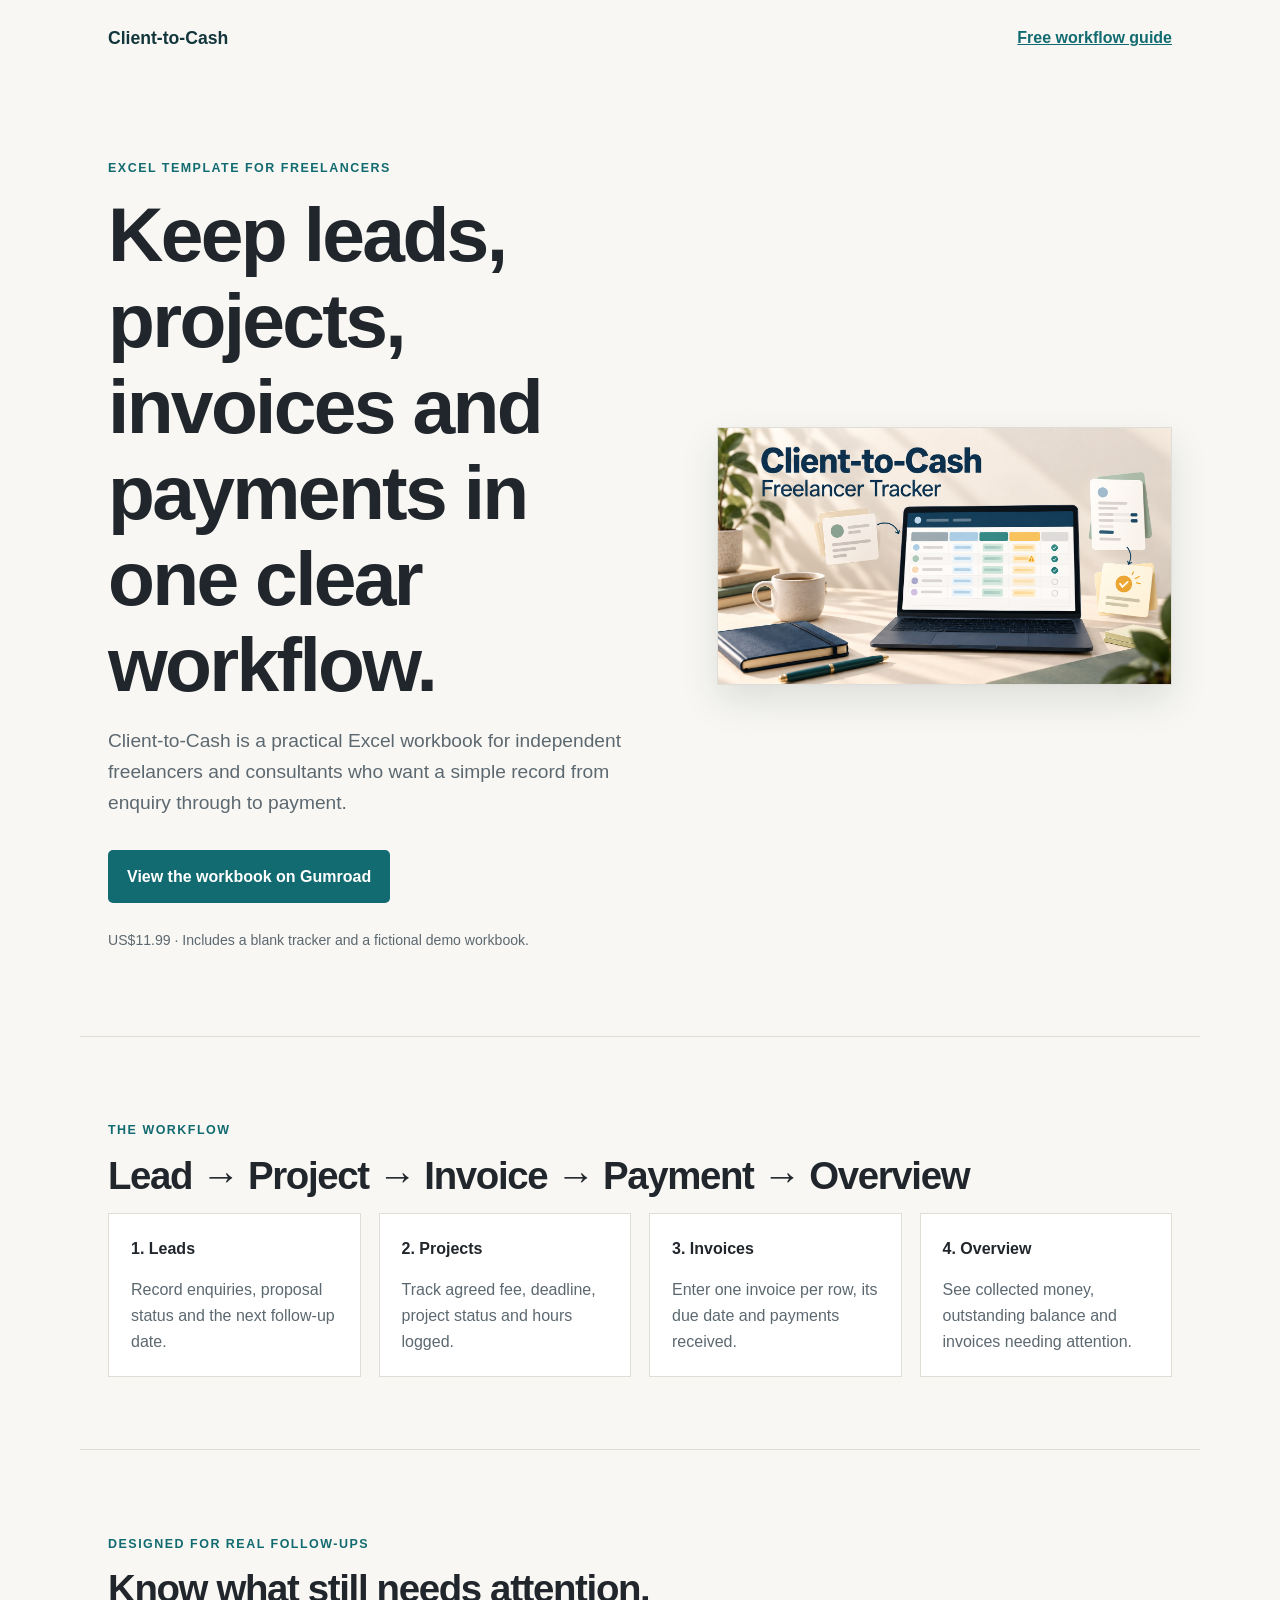
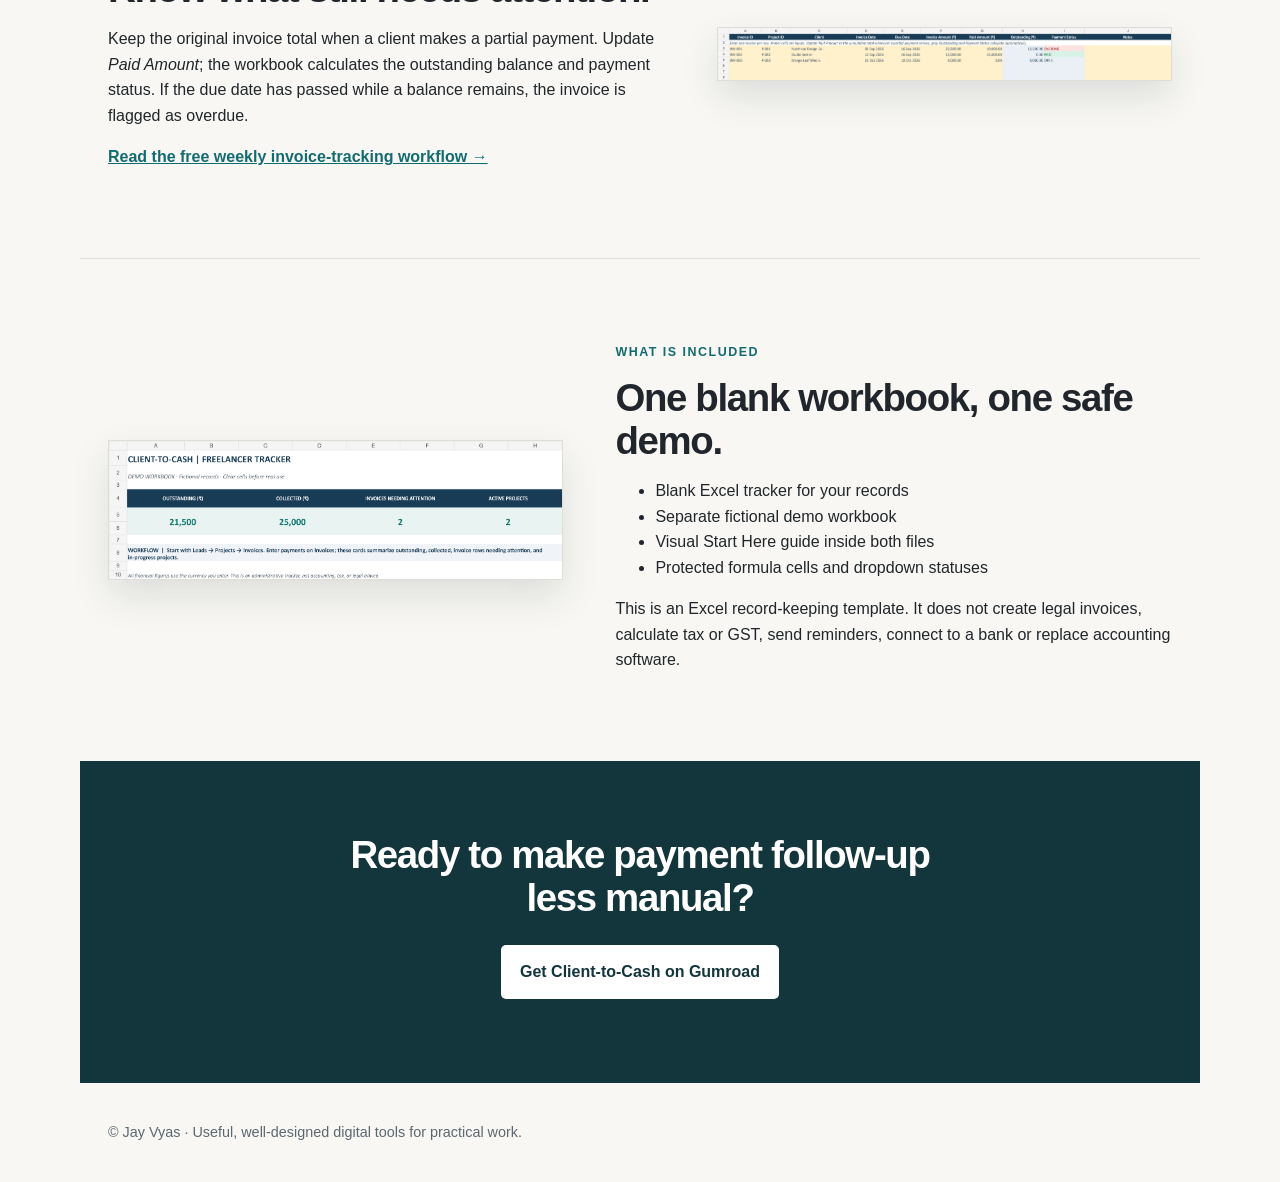
<file: index.html>
<!doctype html>
<html lang="en">
<head>
  <meta charset="utf-8">
  <meta name="viewport" content="width=device-width,initial-scale=1">
  <meta name="description" content="A practical Excel tracker for freelancers who need to follow leads, projects, invoices, partial payments and overdue balances in one place.">
  <meta name="robots" content="index,follow">
  <title>Client-to-Cash | Freelance client and invoice tracker</title>
  <link rel="canonical" href="https://jv122.github.io/client-to-cash-site/">
  <link rel="stylesheet" href="assets/site.css">
</head>
<body>
  <header class="site-header"><a class="brand" href="index.html">Client-to-Cash</a><a class="text-link" href="guide.html">Free workflow guide</a></header>
  <main>
    <section class="hero">
      <div><p class="eyebrow">EXCEL TEMPLATE FOR FREELANCERS</p><h1>Keep leads, projects, invoices and payments in one clear workflow.</h1><p class="lede">Client-to-Cash is a practical Excel workbook for independent freelancers and consultants who want a simple record from enquiry through to payment.</p><a class="button" href="https://jayvyas7.gumroad.com/l/client-to-cash-freelancer-tracker?utm_source=github_pages&utm_medium=organic_search&utm_campaign=client_to_cash_site&utm_content=site_cta">View the workbook on Gumroad</a><p class="fine-print">US$11.99 · Includes a blank tracker and a fictional demo workbook.</p></div>
      <img src="assets/client-to-cash-cover.png" alt="Client-to-Cash Freelance Client and Invoice Tracker workbook cover">
    </section>
    <section class="section"><p class="eyebrow">THE WORKFLOW</p><h2>Lead → Project → Invoice → Payment → Overview</h2><div class="steps"><article><b>1. Leads</b><p>Record enquiries, proposal status and the next follow-up date.</p></article><article><b>2. Projects</b><p>Track agreed fee, deadline, project status and hours logged.</p></article><article><b>3. Invoices</b><p>Enter one invoice per row, its due date and payments received.</p></article><article><b>4. Overview</b><p>See collected money, outstanding balance and invoices needing attention.</p></article></div></section>
    <section class="section split"><div><p class="eyebrow">DESIGNED FOR REAL FOLLOW-UPS</p><h2>Know what still needs attention.</h2><p>Keep the original invoice total when a client makes a partial payment. Update <em>Paid Amount</em>; the workbook calculates the outstanding balance and payment status. If the due date has passed while a balance remains, the invoice is flagged as overdue.</p><p><a class="text-link" href="guide.html">Read the free weekly invoice-tracking workflow →</a></p></div><img src="assets/invoices.png" alt="Invoice tracking worksheet showing amount, payment status and due dates"></section>
    <section class="section split reverse"><img src="assets/overview.png" alt="Workbook overview dashboard showing payment and outstanding summaries"><div><p class="eyebrow">WHAT IS INCLUDED</p><h2>One blank workbook, one safe demo.</h2><ul><li>Blank Excel tracker for your records</li><li>Separate fictional demo workbook</li><li>Visual Start Here guide inside both files</li><li>Protected formula cells and dropdown statuses</li></ul><p>This is an Excel record-keeping template. It does not create legal invoices, calculate tax or GST, send reminders, connect to a bank or replace accounting software.</p></div></section>
    <section class="callout"><h2>Ready to make payment follow-up less manual?</h2><a class="button light" href="https://jayvyas7.gumroad.com/l/client-to-cash-freelancer-tracker?utm_source=github_pages&utm_medium=organic_search&utm_campaign=client_to_cash_site&utm_content=bottom_cta">Get Client-to-Cash on Gumroad</a></section>
  </main>
  <footer>© Jay Vyas · Useful, well-designed digital tools for practical work.</footer>
</body>
</html>
</file>
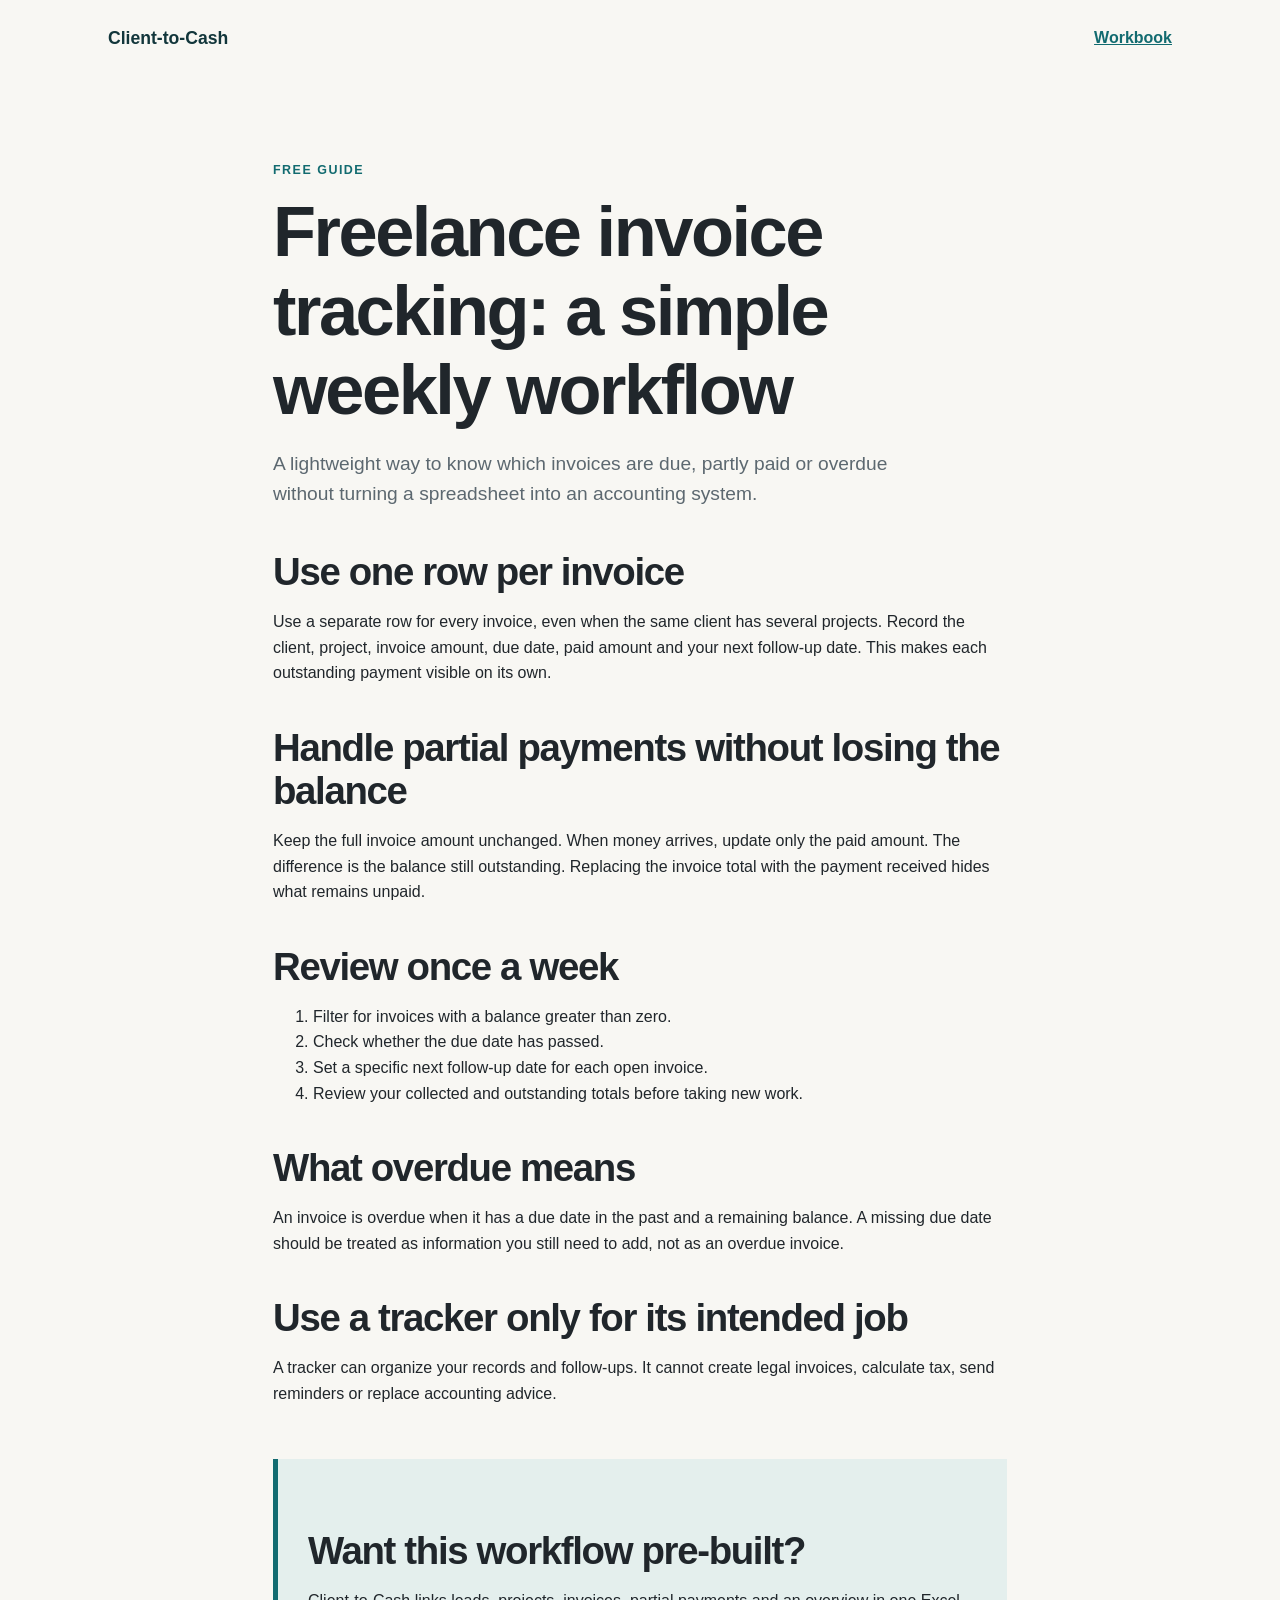
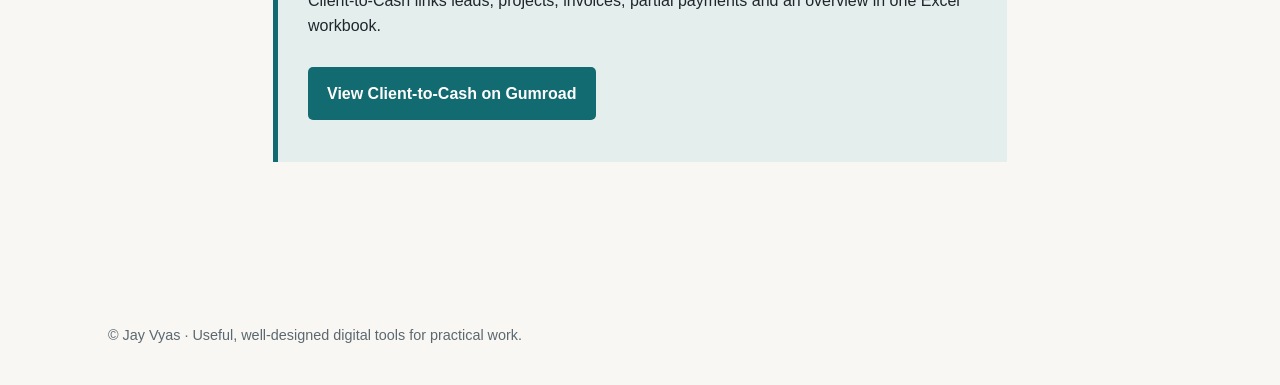
<file: guide.html>
<!doctype html>
<html lang="en">
<head>
  <meta charset="utf-8"><meta name="viewport" content="width=device-width,initial-scale=1">
  <meta name="description" content="A simple weekly freelance invoice tracking workflow for recording partial payments, due dates and overdue follow-ups.">
  <meta name="robots" content="index,follow"><title>Freelance invoice tracking: a simple weekly workflow</title>
  <link rel="canonical" href="https://jv122.github.io/client-to-cash-site/guide.html"><link rel="stylesheet" href="assets/site.css">
</head>
<body><header class="site-header"><a class="brand" href="index.html">Client-to-Cash</a><a class="text-link" href="index.html">Workbook</a></header>
<main class="article"><p class="eyebrow">FREE GUIDE</p><h1>Freelance invoice tracking: a simple weekly workflow</h1><p class="lede">A lightweight way to know which invoices are due, partly paid or overdue without turning a spreadsheet into an accounting system.</p>
<h2>Use one row per invoice</h2><p>Use a separate row for every invoice, even when the same client has several projects. Record the client, project, invoice amount, due date, paid amount and your next follow-up date. This makes each outstanding payment visible on its own.</p>
<h2>Handle partial payments without losing the balance</h2><p>Keep the full invoice amount unchanged. When money arrives, update only the paid amount. The difference is the balance still outstanding. Replacing the invoice total with the payment received hides what remains unpaid.</p>
<h2>Review once a week</h2><ol><li>Filter for invoices with a balance greater than zero.</li><li>Check whether the due date has passed.</li><li>Set a specific next follow-up date for each open invoice.</li><li>Review your collected and outstanding totals before taking new work.</li></ol>
<h2>What overdue means</h2><p>An invoice is overdue when it has a due date in the past and a remaining balance. A missing due date should be treated as information you still need to add, not as an overdue invoice.</p>
<h2>Use a tracker only for its intended job</h2><p>A tracker can organize your records and follow-ups. It cannot create legal invoices, calculate tax, send reminders or replace accounting advice.</p>
<aside><h2>Want this workflow pre-built?</h2><p>Client-to-Cash links leads, projects, invoices, partial payments and an overview in one Excel workbook.</p><a class="button" href="https://jayvyas7.gumroad.com/l/client-to-cash-freelancer-tracker?utm_source=github_pages&utm_medium=organic_search&utm_campaign=client_to_cash_site&utm_content=guide_cta">View Client-to-Cash on Gumroad</a></aside></main><footer>© Jay Vyas · Useful, well-designed digital tools for practical work.</footer></body>
</html>
</file>
<file: assets/site.css>
:root{--ink:#20262b;--muted:#5c6870;--paper:#f8f7f3;--line:#deddd6;--accent:#126b70;--dark:#12363b}*{box-sizing:border-box}body{margin:0;background:var(--paper);color:var(--ink);font:16px/1.6 Arial,sans-serif}.site-header,main,footer{max-width:1120px;margin:auto}.site-header{padding:24px 28px;display:flex;align-items:center;justify-content:space-between}.brand{font-weight:800;color:var(--dark);text-decoration:none;font-size:1.1rem}.text-link{color:var(--accent);font-weight:700}.hero,.split{display:grid;grid-template-columns:1.1fr .9fr;gap:52px;align-items:center;padding:70px 28px}.hero img,.split img{max-width:100%;border:1px solid var(--line);box-shadow:0 16px 36px #15282a1e}.eyebrow{font-size:.78rem;letter-spacing:.12em;font-weight:800;color:var(--accent)}h1,h2{line-height:1.12;letter-spacing:-.035em}h1{font-size:clamp(2.7rem,6vw,4.9rem);margin:.25rem 0 1.2rem}h2{font-size:clamp(1.8rem,3vw,2.7rem);margin:.2rem 0 1rem}.lede{font-size:1.2rem;color:var(--muted);max-width:660px}.button{display:inline-block;background:var(--accent);color:white;text-decoration:none;font-weight:800;border-radius:5px;padding:14px 19px;margin:12px 0}.fine-print{font-size:.88rem;color:var(--muted)}.section{padding:72px 28px;border-top:1px solid var(--line)}.steps{display:grid;grid-template-columns:repeat(4,1fr);gap:18px}.steps article{background:#fff;border:1px solid var(--line);padding:22px}.steps p{color:var(--muted);margin-bottom:0}.reverse{grid-template-columns:.9fr 1.1fr}.callout{background:var(--dark);color:#fff;text-align:center;padding:72px 28px}.callout h2{max-width:640px;margin:0 auto 14px}.light{background:#fff;color:var(--dark)}.article{max-width:790px;padding:72px 28px}.article h1{font-size:clamp(2.5rem,6vw,4.4rem)}.article h2{margin-top:2.5rem}.article aside{margin:52px 0;padding:30px;background:#e4efed;border-left:5px solid var(--accent)}footer{padding:38px 28px;color:var(--muted);font-size:.9rem}@media(max-width:760px){.hero,.split{grid-template-columns:1fr;padding:44px 22px;gap:28px}.section{padding:48px 22px}.steps{grid-template-columns:1fr 1fr}.article{padding:44px 22px}}@media(max-width:460px){.steps{grid-template-columns:1fr}}
</file>
